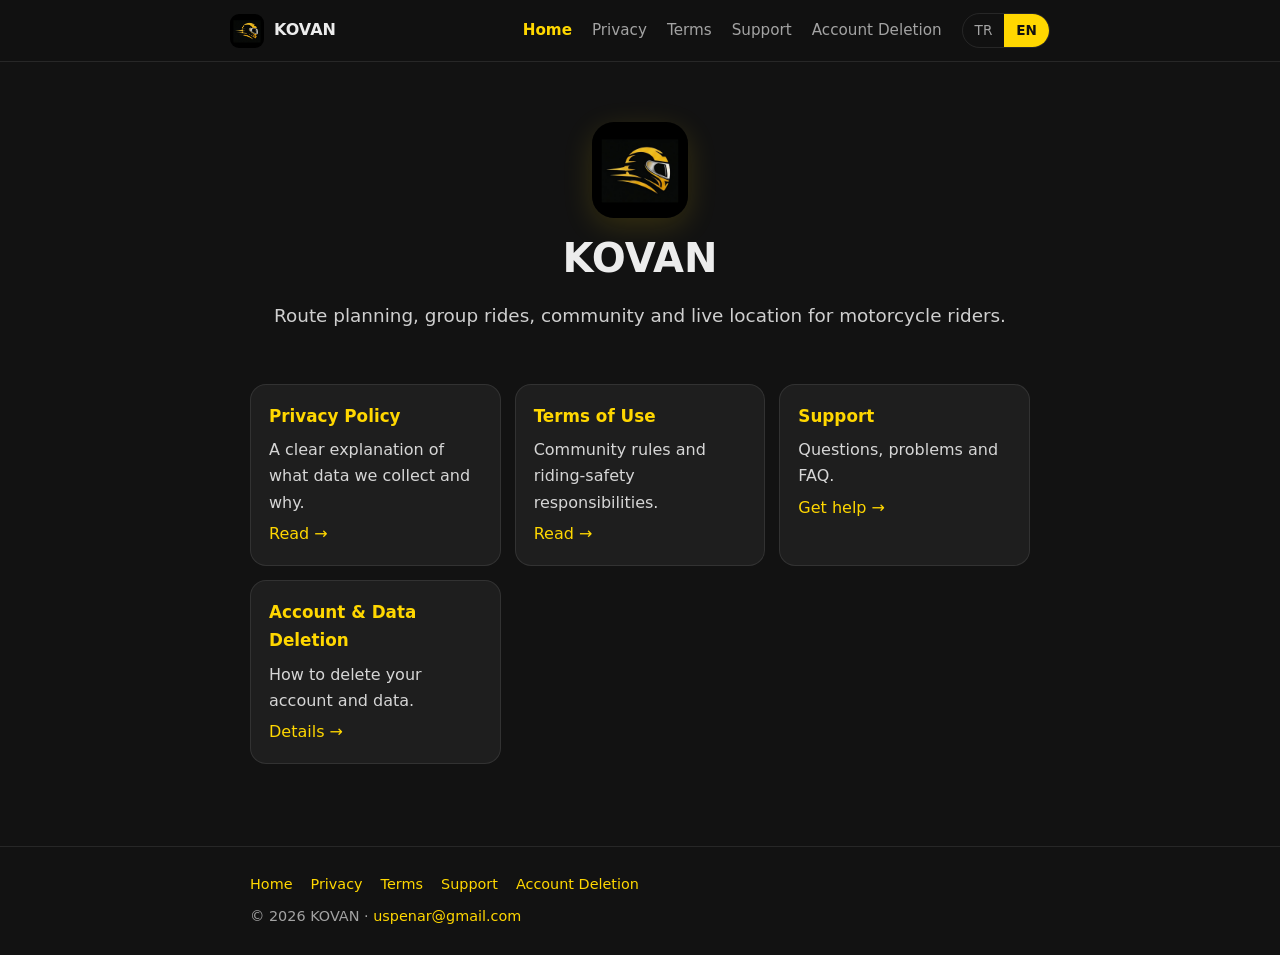
<file: index.html>
<!doctype html>
<html lang="tr" data-lang="tr">
<head>
<meta charset="utf-8">
<meta name="viewport" content="width=device-width, initial-scale=1">
<title>Ana Sayfa / Home – KOVAN</title>
<meta name="description" content="KOVAN: motosiklet tutkunları için rota, topluluk ve canlı konum uygulaması. | KOVAN: routes, community and live location for riders.">
<meta name="robots" content="index,follow">
<meta name="theme-color" content="#121212">
<link rel="icon" href="icon.png">
<link rel="apple-touch-icon" href="icon.png">
<link rel="stylesheet" href="style.css">
<script src="app.js"></script>
</head>
<body>
<header class="site"><div class="wrap bar">
<a class="brand" href="./"><img src="icon.png" alt="" width="34" height="34"><span>KOVAN</span></a>
<nav class="main" aria-label="Menu"><a href="" aria-current="page"><span data-l="tr">Ana Sayfa</span><span data-l="en">Home</span></a><a href="privacy/"><span data-l="tr">Gizlilik</span><span data-l="en">Privacy</span></a><a href="terms/"><span data-l="tr">Kullanım Koşulları</span><span data-l="en">Terms</span></a><a href="support/"><span data-l="tr">Destek</span><span data-l="en">Support</span></a><a href="account-deletion/"><span data-l="tr">Hesap Silme</span><span data-l="en">Account Deletion</span></a></nav>
<div class="lang" role="group" aria-label="Language"><button type="button" data-set-lang="tr" aria-pressed="true">TR</button><button type="button" data-set-lang="en" aria-pressed="false">EN</button></div>
</div></header>
<main><div class="wrap">
<div class="blk" data-l="tr">
<div class="hero"><img src="icon.png" alt="KOVAN" width="96" height="96"><h1>KOVAN</h1>
<p class="lead">Motosiklet tutkunları için rota planlama, ekip sürüşleri, topluluk ve canlı konum uygulaması.</p></div>
<div class="grid">
<div class="card"><h3>Gizlilik Politikası</h3><p>Hangi verileri neden topladığımızı açıkça anlatıyoruz.</p><p><a href="privacy/">Oku →</a></p></div>
<div class="card"><h3>Kullanım Koşulları</h3><p>Topluluk kuralları ve sürüş güvenliği sorumlulukları.</p><p><a href="terms/">Oku →</a></p></div>
<div class="card"><h3>Destek</h3><p>Sorular, sorunlar ve sık sorulan sorular.</p><p><a href="support/">Destek al →</a></p></div>
<div class="card"><h3>Hesap ve Veri Silme</h3><p>Hesabını ve verilerini nasıl silebileceğin.</p><p><a href="account-deletion/">Ayrıntılar →</a></p></div>
</div>
</div>
<div class="blk" data-l="en">
<div class="hero"><img src="icon.png" alt="KOVAN" width="96" height="96"><h1>KOVAN</h1>
<p class="lead">Route planning, group rides, community and live location for motorcycle riders.</p></div>
<div class="grid">
<div class="card"><h3>Privacy Policy</h3><p>A clear explanation of what data we collect and why.</p><p><a href="privacy/">Read →</a></p></div>
<div class="card"><h3>Terms of Use</h3><p>Community rules and riding-safety responsibilities.</p><p><a href="terms/">Read →</a></p></div>
<div class="card"><h3>Support</h3><p>Questions, problems and FAQ.</p><p><a href="support/">Get help →</a></p></div>
<div class="card"><h3>Account &amp; Data Deletion</h3><p>How to delete your account and data.</p><p><a href="account-deletion/">Details →</a></p></div>
</div>
</div>
</div></main>
<footer class="site"><div class="wrap">
<div class="links"><a href=""><span data-l="tr">Ana Sayfa</span><span data-l="en">Home</span></a><a href="privacy/"><span data-l="tr">Gizlilik</span><span data-l="en">Privacy</span></a><a href="terms/"><span data-l="tr">Kullanım Koşulları</span><span data-l="en">Terms</span></a><a href="support/"><span data-l="tr">Destek</span><span data-l="en">Support</span></a><a href="account-deletion/"><span data-l="tr">Hesap Silme</span><span data-l="en">Account Deletion</span></a></div>
<div>© 2026 KOVAN · <a href="mailto:uspenar@gmail.com">uspenar@gmail.com</a></div>
</div></footer>
</body>
</html>
</file>
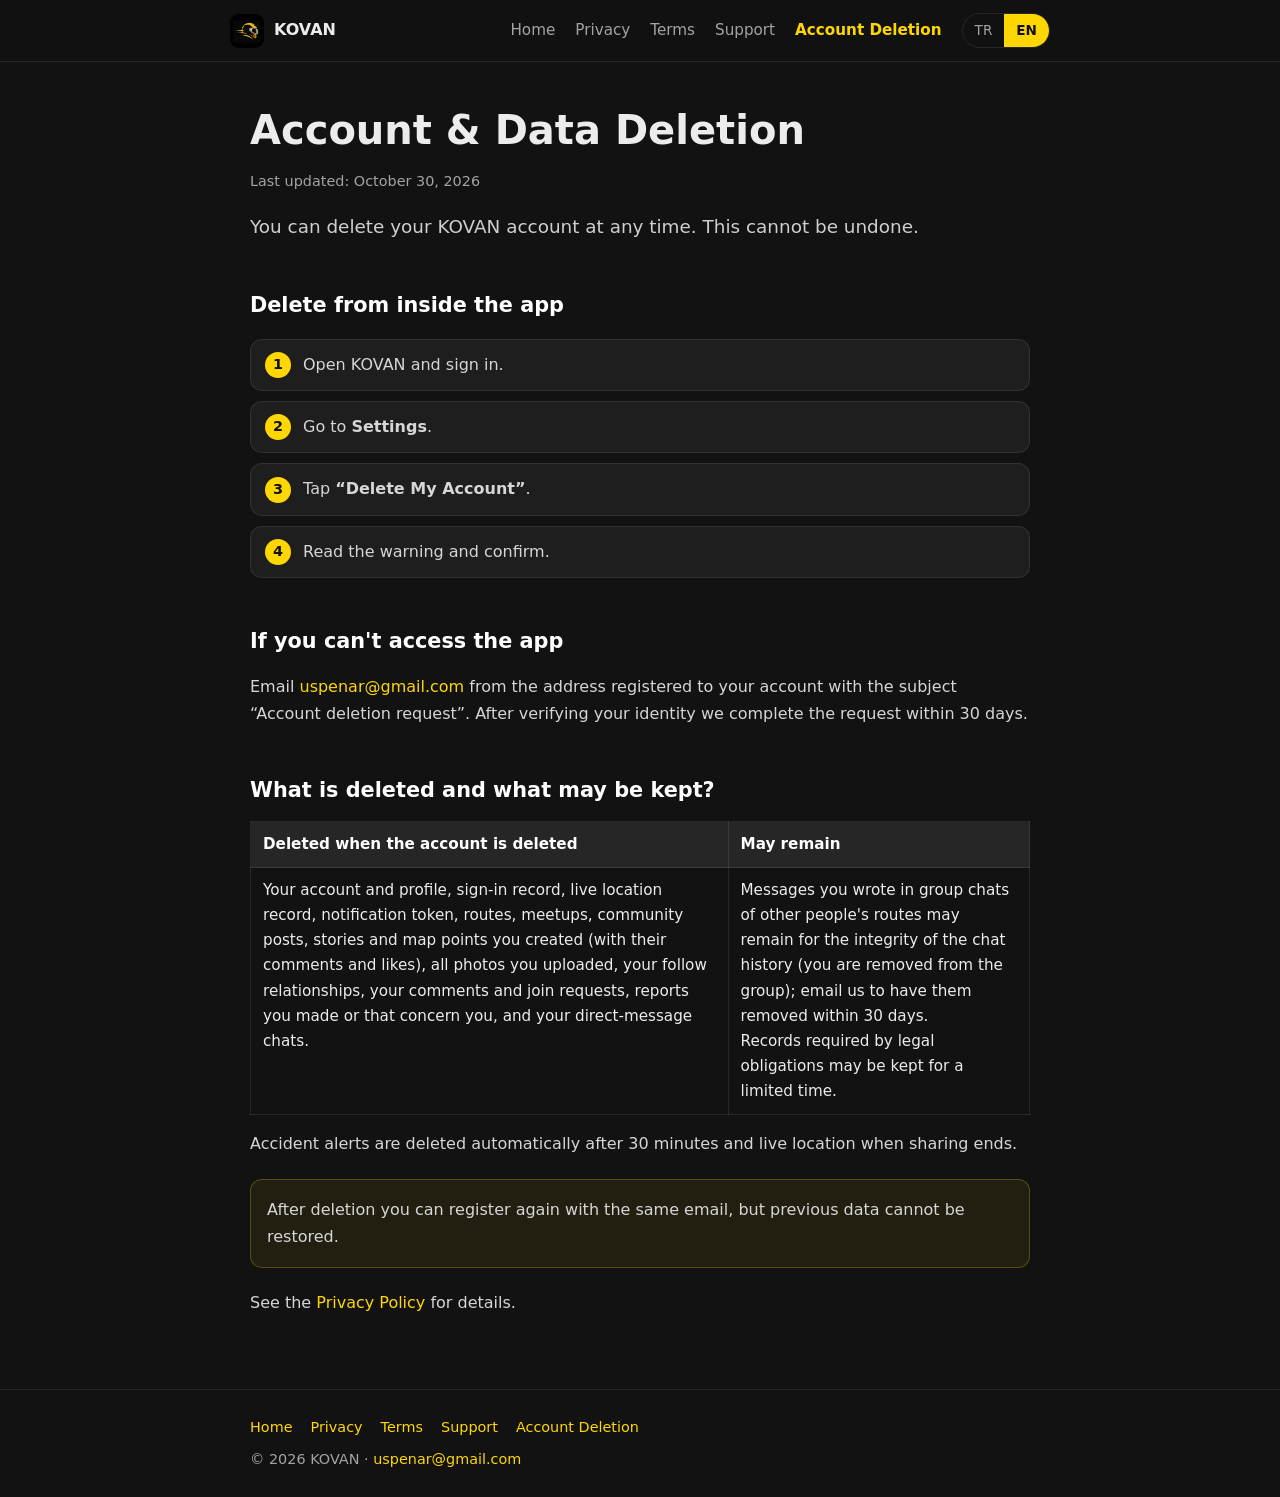
<file: account-deletion/index.html>
<!doctype html>
<html lang="tr" data-lang="tr">
<head>
<meta charset="utf-8">
<meta name="viewport" content="width=device-width, initial-scale=1">
<title>Hesap ve Veri Silme / Account & Data Deletion – KOVAN</title>
<meta name="description" content="KOVAN hesabını ve verilerini nasıl silebileceğin. | How to delete your KOVAN account and data.">
<meta name="robots" content="index,follow">
<meta name="theme-color" content="#121212">
<link rel="icon" href="../icon.png">
<link rel="apple-touch-icon" href="../icon.png">
<link rel="stylesheet" href="../style.css">
<script src="../app.js"></script>
</head>
<body>
<header class="site"><div class="wrap bar">
<a class="brand" href="../"><img src="../icon.png" alt="" width="34" height="34"><span>KOVAN</span></a>
<nav class="main" aria-label="Menu"><a href="../"><span data-l="tr">Ana Sayfa</span><span data-l="en">Home</span></a><a href="../privacy/"><span data-l="tr">Gizlilik</span><span data-l="en">Privacy</span></a><a href="../terms/"><span data-l="tr">Kullanım Koşulları</span><span data-l="en">Terms</span></a><a href="../support/"><span data-l="tr">Destek</span><span data-l="en">Support</span></a><a href="../account-deletion/" aria-current="page"><span data-l="tr">Hesap Silme</span><span data-l="en">Account Deletion</span></a></nav>
<div class="lang" role="group" aria-label="Language"><button type="button" data-set-lang="tr" aria-pressed="true">TR</button><button type="button" data-set-lang="en" aria-pressed="false">EN</button></div>
</div></header>
<main><div class="wrap">
<div class="blk" data-l="tr">
<h1>Hesap ve Veri Silme</h1>
<p class="meta">Son güncelleme: 30 Ekim 2026</p>
<p class="lead">KOVAN hesabınızı istediğiniz zaman silebilirsiniz. Bu işlem geri alınamaz.</p>
<h2>Uygulama içinden silme</h2>
<ol class="steps">
<li>KOVAN uygulamasını açın ve giriş yapın.</li>
<li><strong>Ayarlar</strong> bölümüne gidin.</li>
<li><strong>“Hesabımı Sil”</strong> seçeneğine dokunun.</li>
<li>Uyarıyı okuyup silme işlemini onaylayın.</li>
</ol>
<h2>Uygulamaya erişemiyorsanız</h2>
<p>Hesabınıza kayıtlı e-posta adresinden <a href="mailto:uspenar@gmail.com?subject=Hesap%20silme%20talebi">uspenar@gmail.com</a> adresine “Hesap silme talebi” konulu bir e-posta gönderin. Kimliğinizi doğruladıktan sonra talebinizi en geç 30 gün içinde sonuçlandırırız.</p>
<h2>Neler silinir, neler saklanabilir?</h2>
<table>
<tr><th>Hesap silindiğinde silinir</th><th>Kalabilir</th></tr>
<tr><td>Hesap ve profil bilgileriniz, giriş kaydınız, canlı konum kaydınız, bildirim jetonunuz, oluşturduğunuz rotalar, buluşmalar, topluluk paylaşımları, hikâyeler ve harita noktaları (yorum ve beğenileriyle), yüklediğiniz tüm fotoğraflar, takip ilişkileriniz, yaptığınız yorumlar ve katılım istekleriniz, yaptığınız/hakkınızdaki şikayetler ve birebir mesaj sohbetleriniz.</td>
<td>Başkalarının rotalarındaki grup sohbetlerine yazdığınız mesajlar, sohbet geçmişinin bütünlüğü için kalabilir (üyelikten çıkarılırsınız); kaldırılmasını istemek için e-posta gönderin, 30 gün içinde silinir.<br>Yasal yükümlülükler için gereken kayıtlar sınırlı süre saklanabilir.</td></tr>
</table>
<p>Kaza uyarıları zaten 30 dakika sonra, canlı konum ise paylaşım bitince otomatik silinir.</p>
<div class="note"><p>Hesabınızı sildikten sonra aynı e-posta ile yeni hesap açabilirsiniz; ancak eski verileriniz geri getirilemez.</p></div>
<p>Ayrıntılar için <a href="../privacy/">Gizlilik Politikası</a>'na bakın.</p>
</div>
<div class="blk" data-l="en">
<h1>Account &amp; Data Deletion</h1>
<p class="meta">Last updated: October 30, 2026</p>
<p class="lead">You can delete your KOVAN account at any time. This cannot be undone.</p>
<h2>Delete from inside the app</h2>
<ol class="steps">
<li>Open KOVAN and sign in.</li>
<li>Go to <strong>Settings</strong>.</li>
<li>Tap <strong>“Delete My Account”</strong>.</li>
<li>Read the warning and confirm.</li>
</ol>
<h2>If you can't access the app</h2>
<p>Email <a href="mailto:uspenar@gmail.com?subject=Account%20deletion%20request">uspenar@gmail.com</a> from the address registered to your account with the subject “Account deletion request”. After verifying your identity we complete the request within 30 days.</p>
<h2>What is deleted and what may be kept?</h2>
<table>
<tr><th>Deleted when the account is deleted</th><th>May remain</th></tr>
<tr><td>Your account and profile, sign-in record, live location record, notification token, routes, meetups, community posts, stories and map points you created (with their comments and likes), all photos you uploaded, your follow relationships, your comments and join requests, reports you made or that concern you, and your direct-message chats.</td>
<td>Messages you wrote in group chats of other people's routes may remain for the integrity of the chat history (you are removed from the group); email us to have them removed within 30 days.<br>Records required by legal obligations may be kept for a limited time.</td></tr>
</table>
<p>Accident alerts are deleted automatically after 30 minutes and live location when sharing ends.</p>
<div class="note"><p>After deletion you can register again with the same email, but previous data cannot be restored.</p></div>
<p>See the <a href="../privacy/">Privacy Policy</a> for details.</p>
</div>
</div></main>
<footer class="site"><div class="wrap">
<div class="links"><a href="../"><span data-l="tr">Ana Sayfa</span><span data-l="en">Home</span></a><a href="../privacy/"><span data-l="tr">Gizlilik</span><span data-l="en">Privacy</span></a><a href="../terms/"><span data-l="tr">Kullanım Koşulları</span><span data-l="en">Terms</span></a><a href="../support/"><span data-l="tr">Destek</span><span data-l="en">Support</span></a><a href="../account-deletion/"><span data-l="tr">Hesap Silme</span><span data-l="en">Account Deletion</span></a></div>
<div>© 2026 KOVAN · <a href="mailto:uspenar@gmail.com">uspenar@gmail.com</a></div>
</div></footer>
</body>
</html>
</file>
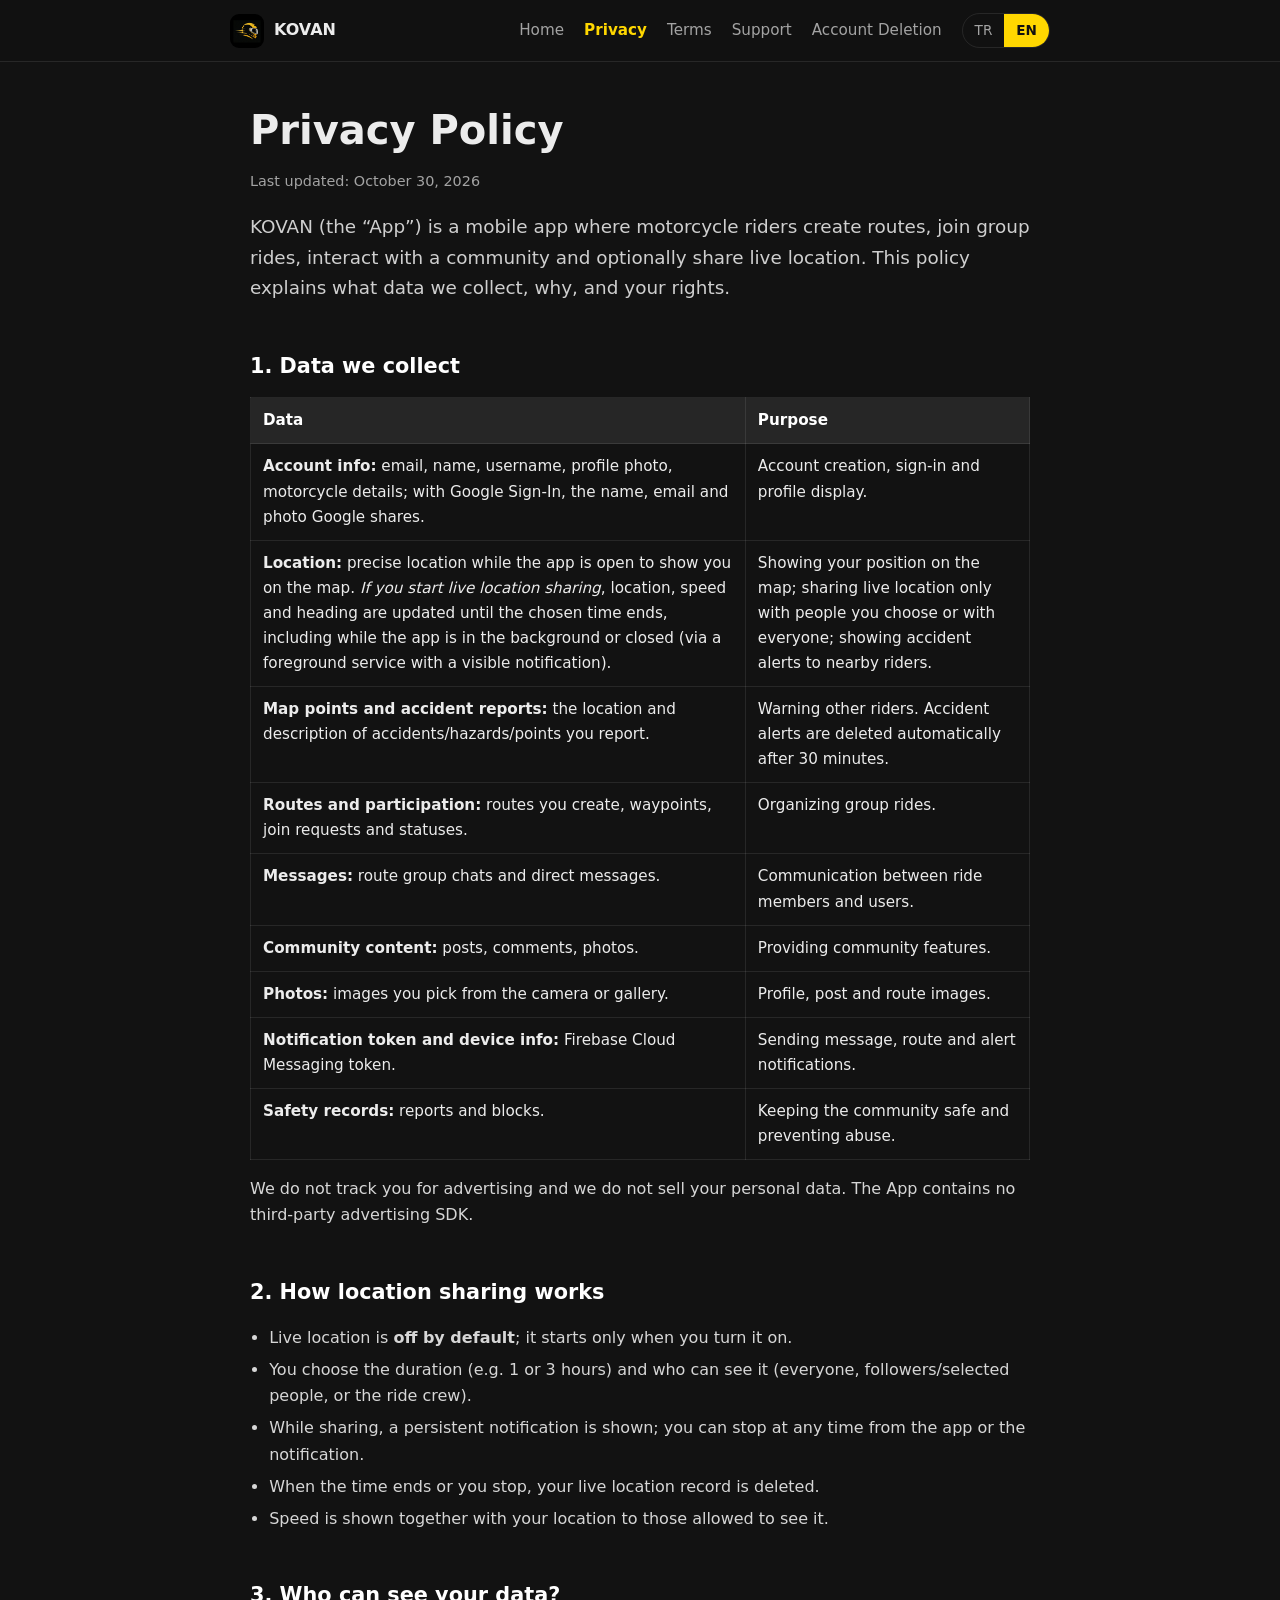
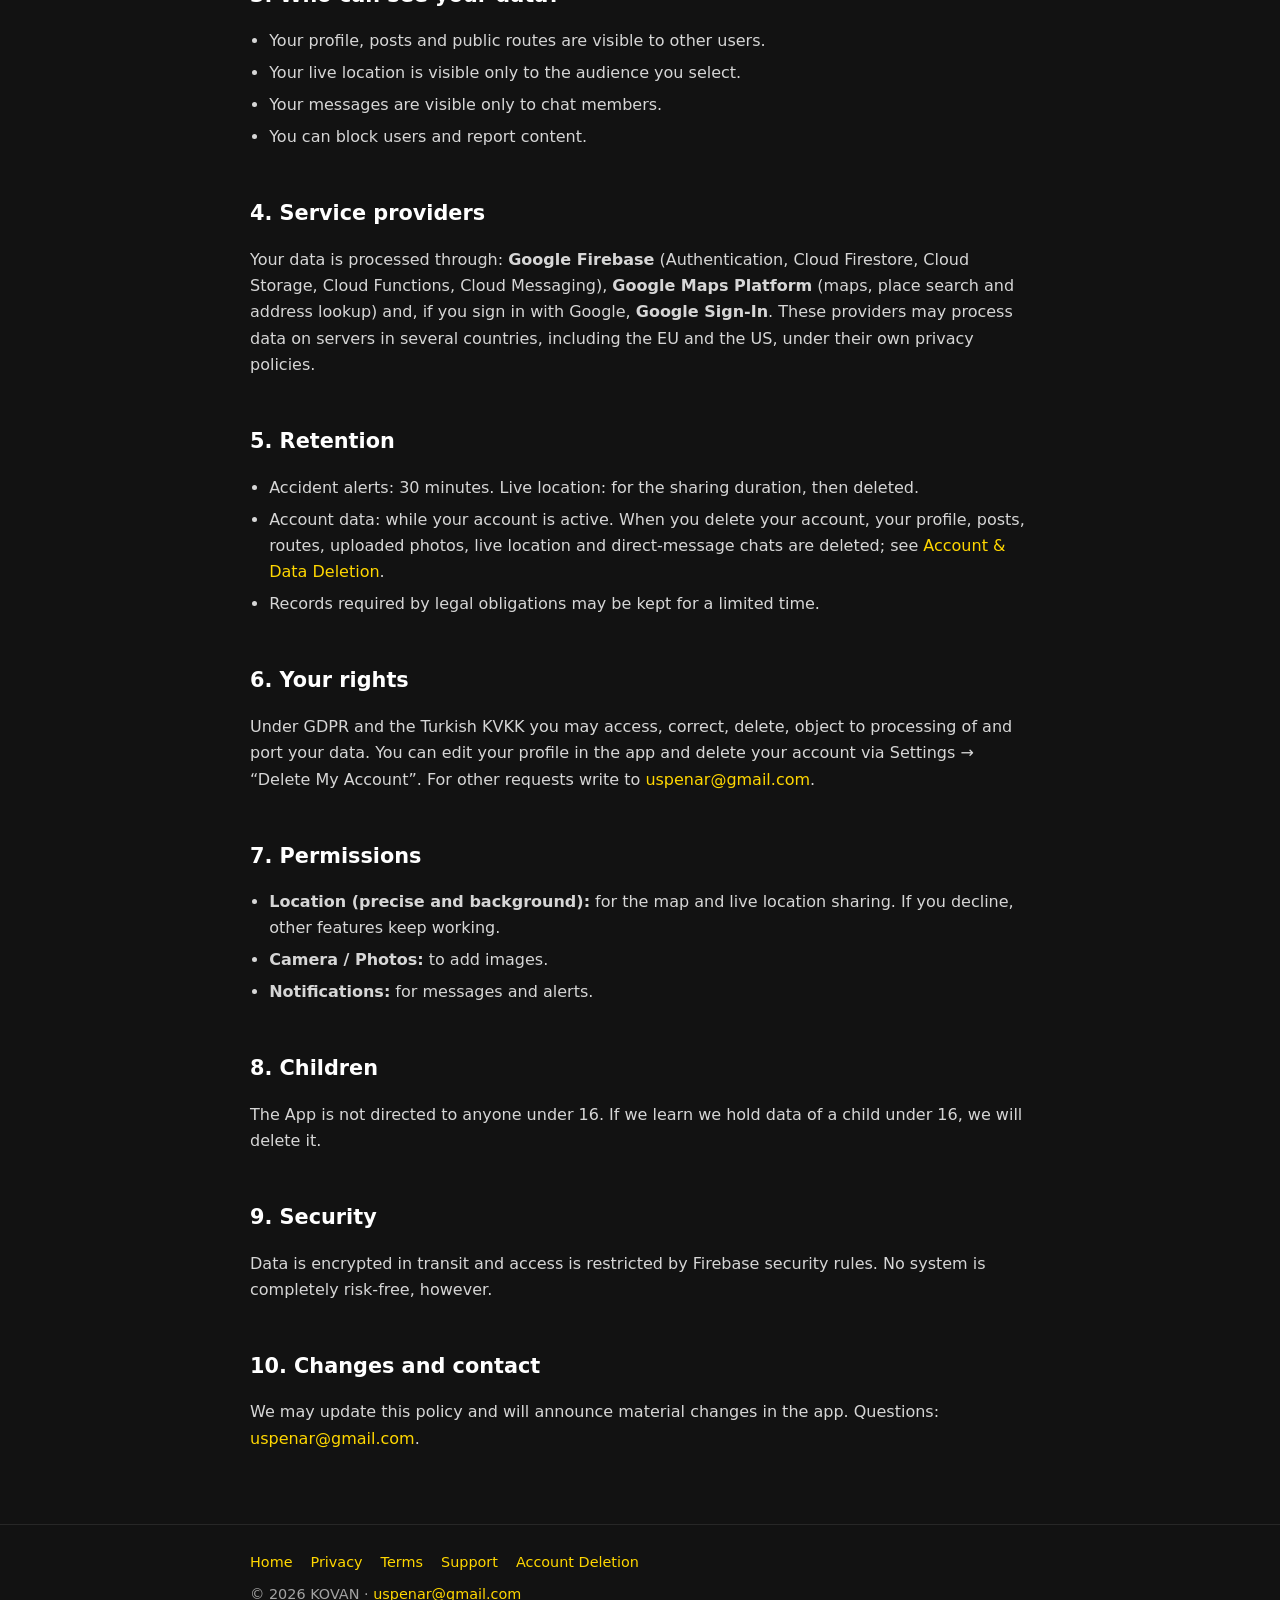
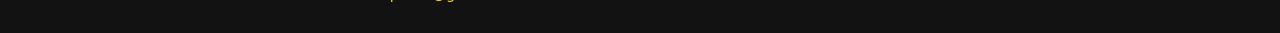
<file: privacy/index.html>
<!doctype html>
<html lang="tr" data-lang="tr">
<head>
<meta charset="utf-8">
<meta name="viewport" content="width=device-width, initial-scale=1">
<title>Gizlilik Politikası / Privacy Policy – KOVAN</title>
<meta name="description" content="KOVAN Gizlilik Politikası. | KOVAN Privacy Policy.">
<meta name="robots" content="index,follow">
<meta name="theme-color" content="#121212">
<link rel="icon" href="../icon.png">
<link rel="apple-touch-icon" href="../icon.png">
<link rel="stylesheet" href="../style.css">
<script src="../app.js"></script>
</head>
<body>
<header class="site"><div class="wrap bar">
<a class="brand" href="../"><img src="../icon.png" alt="" width="34" height="34"><span>KOVAN</span></a>
<nav class="main" aria-label="Menu"><a href="../"><span data-l="tr">Ana Sayfa</span><span data-l="en">Home</span></a><a href="../privacy/" aria-current="page"><span data-l="tr">Gizlilik</span><span data-l="en">Privacy</span></a><a href="../terms/"><span data-l="tr">Kullanım Koşulları</span><span data-l="en">Terms</span></a><a href="../support/"><span data-l="tr">Destek</span><span data-l="en">Support</span></a><a href="../account-deletion/"><span data-l="tr">Hesap Silme</span><span data-l="en">Account Deletion</span></a></nav>
<div class="lang" role="group" aria-label="Language"><button type="button" data-set-lang="tr" aria-pressed="true">TR</button><button type="button" data-set-lang="en" aria-pressed="false">EN</button></div>
</div></header>
<main><div class="wrap">
<div class="blk" data-l="tr">
<h1>Gizlilik Politikası</h1>
<p class="meta">Son güncelleme: 30 Ekim 2026</p>
<p class="lead">KOVAN (“Uygulama”), motosiklet sürücülerinin rota oluşturup ekip sürüşlerine katıldığı, toplulukla etkileşime girdiği ve isteğe bağlı olarak canlı konum paylaştığı bir mobil uygulamadır. Bu politika hangi verileri topladığımızı, neden kullandığımızı ve haklarınızı açıklar.</p>

<h2>1. Topladığımız veriler</h2>
<table>
<tr><th>Veri</th><th>Amaç</th></tr>
<tr><td><strong>Hesap bilgileri:</strong> e-posta, ad, kullanıcı adı, profil fotoğrafı, motosiklet bilgileri; Google ile girişte Google'ın paylaştığı ad, e-posta ve fotoğraf.</td><td>Hesap oluşturma, giriş ve profil gösterimi.</td></tr>
<tr><td><strong>Konum:</strong> Haritada konumunuzu görmek için uygulama açıkken hassas konum. <em>Canlı konum paylaşımını siz başlatırsanız</em> konum, hız ve yön bilgisi uygulama arka plandayken veya kapalıyken de (bildirimde görünen bir ön plan servisiyle) süre dolana kadar güncellenir.</td><td>Haritada konumunuzu göstermek; yalnızca sizin seçtiğiniz kişilerle veya herkesle canlı konum paylaşmak; kaza uyarılarını yakındaki sürücülere göstermek.</td></tr>
<tr><td><strong>Harita noktaları ve kaza bildirimleri:</strong> bildirdiğiniz kaza/tehlike/nokta konumu ve açıklaması.</td><td>Diğer sürücüleri uyarmak. Kaza uyarıları 30 dakika sonra otomatik silinir.</td></tr>
<tr><td><strong>Rotalar ve katılım:</strong> oluşturduğunuz rotalar, güzergâh noktaları, katılım istekleri ve durumları.</td><td>Ekip sürüşlerini düzenlemek.</td></tr>
<tr><td><strong>Mesajlar:</strong> rota grup sohbetleri ve kişisel mesajlar.</td><td>Sürüş ekibi ve kullanıcılar arasında iletişim.</td></tr>
<tr><td><strong>Topluluk içeriği:</strong> paylaşımlar, yorumlar, fotoğraflar.</td><td>Topluluk özelliklerini sunmak.</td></tr>
<tr><td><strong>Fotoğraflar:</strong> kamera veya galeriden sizin seçtiğiniz görseller.</td><td>Profil, paylaşım ve rota görselleri.</td></tr>
<tr><td><strong>Bildirim jetonu ve cihaz bilgisi:</strong> Firebase Cloud Messaging jetonu.</td><td>Mesaj, rota ve uyarı bildirimleri göndermek.</td></tr>
<tr><td><strong>Güvenlik kayıtları:</strong> şikayetler, engellemeler.</td><td>Topluluğu güvende tutmak, kötüye kullanımı önlemek.</td></tr>
</table>
<p>Reklam amaçlı izleme yapmaz, kişisel verilerinizi satmayız. Uygulamada üçüncü taraf reklam SDK'sı bulunmaz.</p>

<h2>2. Konum paylaşımı nasıl çalışır?</h2>
<ul>
<li>Canlı konum <strong>varsayılan olarak kapalıdır</strong>; yalnızca siz açtığınızda başlar.</li>
<li>Paylaşım süresini (ör. 1, 3 saat) ve kimlerin görebileceğini (herkes, takipçiler/seçili kişiler veya rota ekibi) siz belirlersiniz.</li>
<li>Paylaşım sırasında bildirim çubuğunda kalıcı bir bildirim görünür; istediğiniz an uygulamadan veya bildirimden durdurabilirsiniz.</li>
<li>Süre dolduğunda veya durdurduğunuzda canlı konum kaydınız silinir.</li>
<li>Hız bilgisi, konumla birlikte görme yetkisi olan kişilere gösterilir.</li>
</ul>

<h2>3. Verileri kimler görür?</h2>
<ul>
<li>Profiliniz, paylaşımlarınız ve herkese açık rotalarınız diğer kullanıcılara görünür.</li>
<li>Canlı konumunuzu yalnızca seçtiğiniz görünürlükteki kişiler görür.</li>
<li>Mesajlarınızı yalnızca sohbetin üyeleri görür.</li>
<li>Kullanıcıları engelleyebilir, içerikleri şikayet edebilirsiniz.</li>
</ul>

<h2>4. Hizmet sağlayıcılar</h2>
<p>Verileriniz, hizmeti sunmak için şu sağlayıcılar aracılığıyla işlenir: <strong>Google Firebase</strong> (Authentication, Cloud Firestore, Cloud Storage, Cloud Functions, Cloud Messaging), <strong>Google Maps Platform</strong> (harita, yer arama ve adres çözümleme) ve Google ile giriş yaparsanız <strong>Google Sign-In</strong>. Bu sağlayıcılar verileri kendi gizlilik politikalarına göre, Avrupa Birliği/ABD dahil farklı ülkelerde bulunan sunucularda işleyebilir.</p>

<h2>5. Saklama süresi</h2>
<ul>
<li>Kaza uyarıları: 30 dakika. Canlı konum: paylaşım süresi boyunca; sonra silinir.</li>
<li>Hesap verileri: hesabınız açık kaldığı sürece. Hesabı sildiğinizde profiliniz, paylaşımlarınız, rotalarınız, yüklediğiniz fotoğraflar, canlı konumunuz ve kişisel mesaj sohbetleriniz silinir; ayrıntılar için <a href="../account-deletion/">Hesap ve Veri Silme</a> sayfasına bakın.</li>
<li>Yasal yükümlülükler için gerekli kayıtlar sınırlı süre saklanabilir.</li>
</ul>

<h2>6. Haklarınız</h2>
<p>6698 sayılı KVKK ve GDPR kapsamında verilerinize erişme, düzeltme, silme, işlemeye itiraz etme ve taşıma haklarına sahipsiniz. Profil bilgilerinizi uygulamadan düzenleyebilir, hesabınızı Ayarlar → “Hesabımı Sil” ile silebilirsiniz. Diğer talepler için <a href="mailto:uspenar@gmail.com">uspenar@gmail.com</a> adresine yazın.</p>

<h2>7. İzinler</h2>
<ul>
<li><strong>Konum (hassas ve arka plan):</strong> harita ve canlı konum paylaşımı için. Reddederseniz diğer özellikler çalışmaya devam eder.</li>
<li><strong>Kamera / Fotoğraflar:</strong> görsel eklemek için.</li>
<li><strong>Bildirimler:</strong> mesaj ve uyarılar için.</li>
</ul>

<h2>8. Çocukların gizliliği</h2>
<p>Uygulama 16 yaşından küçük kişilere yönelik değildir. 16 yaşından küçük birine ait veri topladığımızı fark edersek sileriz.</p>

<h2>9. Güvenlik</h2>
<p>Veriler aktarım sırasında şifrelenir ve erişim Firebase güvenlik kurallarıyla sınırlandırılır. Ancak hiçbir sistem tamamen risksiz değildir.</p>

<h2>10. Değişiklikler ve iletişim</h2>
<p>Bu politikayı güncelleyebiliriz; önemli değişiklikleri uygulama içinde duyururuz. Sorularınız için: <a href="mailto:uspenar@gmail.com">uspenar@gmail.com</a>.</p>
</div>
<div class="blk" data-l="en">
<h1>Privacy Policy</h1>
<p class="meta">Last updated: October 30, 2026</p>
<p class="lead">KOVAN (the “App”) is a mobile app where motorcycle riders create routes, join group rides, interact with a community and optionally share live location. This policy explains what data we collect, why, and your rights.</p>

<h2>1. Data we collect</h2>
<table>
<tr><th>Data</th><th>Purpose</th></tr>
<tr><td><strong>Account info:</strong> email, name, username, profile photo, motorcycle details; with Google Sign-In, the name, email and photo Google shares.</td><td>Account creation, sign-in and profile display.</td></tr>
<tr><td><strong>Location:</strong> precise location while the app is open to show you on the map. <em>If you start live location sharing</em>, location, speed and heading are updated until the chosen time ends, including while the app is in the background or closed (via a foreground service with a visible notification).</td><td>Showing your position on the map; sharing live location only with people you choose or with everyone; showing accident alerts to nearby riders.</td></tr>
<tr><td><strong>Map points and accident reports:</strong> the location and description of accidents/hazards/points you report.</td><td>Warning other riders. Accident alerts are deleted automatically after 30 minutes.</td></tr>
<tr><td><strong>Routes and participation:</strong> routes you create, waypoints, join requests and statuses.</td><td>Organizing group rides.</td></tr>
<tr><td><strong>Messages:</strong> route group chats and direct messages.</td><td>Communication between ride members and users.</td></tr>
<tr><td><strong>Community content:</strong> posts, comments, photos.</td><td>Providing community features.</td></tr>
<tr><td><strong>Photos:</strong> images you pick from the camera or gallery.</td><td>Profile, post and route images.</td></tr>
<tr><td><strong>Notification token and device info:</strong> Firebase Cloud Messaging token.</td><td>Sending message, route and alert notifications.</td></tr>
<tr><td><strong>Safety records:</strong> reports and blocks.</td><td>Keeping the community safe and preventing abuse.</td></tr>
</table>
<p>We do not track you for advertising and we do not sell your personal data. The App contains no third-party advertising SDK.</p>

<h2>2. How location sharing works</h2>
<ul>
<li>Live location is <strong>off by default</strong>; it starts only when you turn it on.</li>
<li>You choose the duration (e.g. 1 or 3 hours) and who can see it (everyone, followers/selected people, or the ride crew).</li>
<li>While sharing, a persistent notification is shown; you can stop at any time from the app or the notification.</li>
<li>When the time ends or you stop, your live location record is deleted.</li>
<li>Speed is shown together with your location to those allowed to see it.</li>
</ul>

<h2>3. Who can see your data?</h2>
<ul>
<li>Your profile, posts and public routes are visible to other users.</li>
<li>Your live location is visible only to the audience you select.</li>
<li>Your messages are visible only to chat members.</li>
<li>You can block users and report content.</li>
</ul>

<h2>4. Service providers</h2>
<p>Your data is processed through: <strong>Google Firebase</strong> (Authentication, Cloud Firestore, Cloud Storage, Cloud Functions, Cloud Messaging), <strong>Google Maps Platform</strong> (maps, place search and address lookup) and, if you sign in with Google, <strong>Google Sign-In</strong>. These providers may process data on servers in several countries, including the EU and the US, under their own privacy policies.</p>

<h2>5. Retention</h2>
<ul>
<li>Accident alerts: 30 minutes. Live location: for the sharing duration, then deleted.</li>
<li>Account data: while your account is active. When you delete your account, your profile, posts, routes, uploaded photos, live location and direct-message chats are deleted; see <a href="../account-deletion/">Account &amp; Data Deletion</a>.</li>
<li>Records required by legal obligations may be kept for a limited time.</li>
</ul>

<h2>6. Your rights</h2>
<p>Under GDPR and the Turkish KVKK you may access, correct, delete, object to processing of and port your data. You can edit your profile in the app and delete your account via Settings → “Delete My Account”. For other requests write to <a href="mailto:uspenar@gmail.com">uspenar@gmail.com</a>.</p>

<h2>7. Permissions</h2>
<ul>
<li><strong>Location (precise and background):</strong> for the map and live location sharing. If you decline, other features keep working.</li>
<li><strong>Camera / Photos:</strong> to add images.</li>
<li><strong>Notifications:</strong> for messages and alerts.</li>
</ul>

<h2>8. Children</h2>
<p>The App is not directed to anyone under 16. If we learn we hold data of a child under 16, we will delete it.</p>

<h2>9. Security</h2>
<p>Data is encrypted in transit and access is restricted by Firebase security rules. No system is completely risk-free, however.</p>

<h2>10. Changes and contact</h2>
<p>We may update this policy and will announce material changes in the app. Questions: <a href="mailto:uspenar@gmail.com">uspenar@gmail.com</a>.</p>
</div>
</div></main>
<footer class="site"><div class="wrap">
<div class="links"><a href="../"><span data-l="tr">Ana Sayfa</span><span data-l="en">Home</span></a><a href="../privacy/"><span data-l="tr">Gizlilik</span><span data-l="en">Privacy</span></a><a href="../terms/"><span data-l="tr">Kullanım Koşulları</span><span data-l="en">Terms</span></a><a href="../support/"><span data-l="tr">Destek</span><span data-l="en">Support</span></a><a href="../account-deletion/"><span data-l="tr">Hesap Silme</span><span data-l="en">Account Deletion</span></a></div>
<div>© 2026 KOVAN · <a href="mailto:uspenar@gmail.com">uspenar@gmail.com</a></div>
</div></footer>
</body>
</html>
</file>
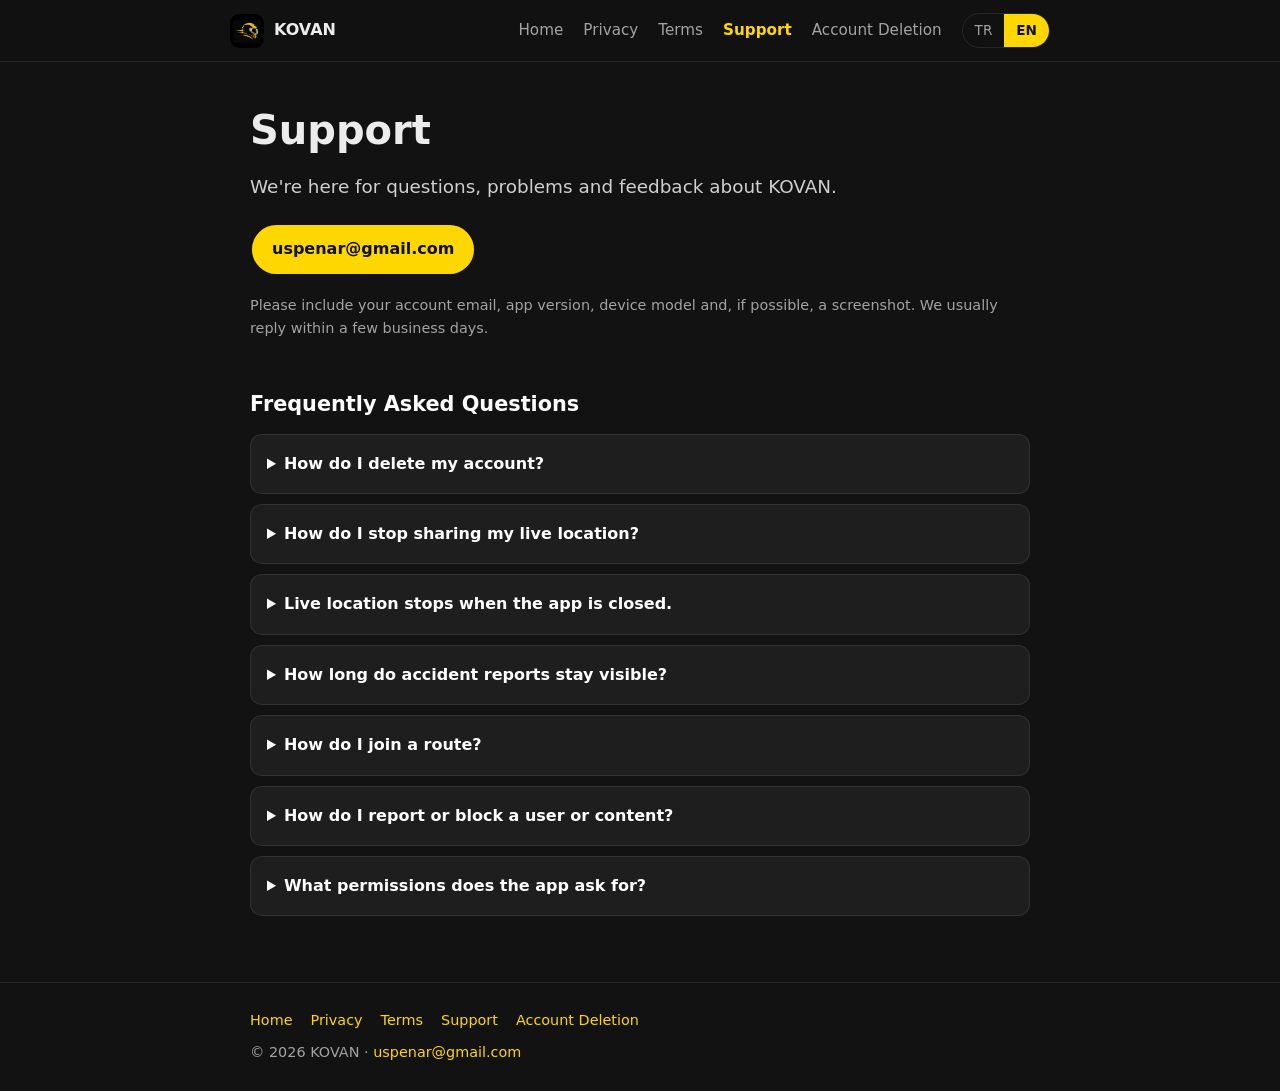
<file: support/index.html>
<!doctype html>
<html lang="tr" data-lang="tr">
<head>
<meta charset="utf-8">
<meta name="viewport" content="width=device-width, initial-scale=1">
<title>Destek / Support – KOVAN</title>
<meta name="description" content="KOVAN destek ve sık sorulan sorular. | KOVAN support and FAQ.">
<meta name="robots" content="index,follow">
<meta name="theme-color" content="#121212">
<link rel="icon" href="../icon.png">
<link rel="apple-touch-icon" href="../icon.png">
<link rel="stylesheet" href="../style.css">
<script src="../app.js"></script>
</head>
<body>
<header class="site"><div class="wrap bar">
<a class="brand" href="../"><img src="../icon.png" alt="" width="34" height="34"><span>KOVAN</span></a>
<nav class="main" aria-label="Menu"><a href="../"><span data-l="tr">Ana Sayfa</span><span data-l="en">Home</span></a><a href="../privacy/"><span data-l="tr">Gizlilik</span><span data-l="en">Privacy</span></a><a href="../terms/"><span data-l="tr">Kullanım Koşulları</span><span data-l="en">Terms</span></a><a href="../support/" aria-current="page"><span data-l="tr">Destek</span><span data-l="en">Support</span></a><a href="../account-deletion/"><span data-l="tr">Hesap Silme</span><span data-l="en">Account Deletion</span></a></nav>
<div class="lang" role="group" aria-label="Language"><button type="button" data-set-lang="tr" aria-pressed="true">TR</button><button type="button" data-set-lang="en" aria-pressed="false">EN</button></div>
</div></header>
<main><div class="wrap">
<div class="blk" data-l="tr">
<h1>Destek</h1>
<p class="lead">KOVAN ile ilgili sorular, sorunlar ve geri bildirimler için buradayız.</p>
<p><a class="btn" href="mailto:uspenar@gmail.com?subject=KOVAN%20Destek">uspenar@gmail.com</a></p>
<p class="meta">Mesajına hesabında kullandığın e-posta adresini, uygulama sürümünü, cihaz modelini ve mümkünse sorunu gösteren bir ekran görüntüsünü ekle. Genellikle birkaç iş günü içinde yanıt veririz.</p>
<h2>Sık Sorulan Sorular</h2>
<details><summary>Hesabımı nasıl silerim?</summary><p>Ayarlar → “Hesabımı Sil”. Ayrıntılar: <a href="../account-deletion/">Hesap ve Veri Silme</a>.</p></details>
<details><summary>Canlı konumumu nasıl durdururum?</summary><p>Haritadaki “Yayındasın” etiketine dokunarak gizlilik ayarlarından veya bildirim çubuğundaki paylaşım bildiriminden durdurabilirsin. Süre dolunca paylaşım kendiliğinden biter ve kaydın silinir.</p></details>
<details><summary>Uygulama kapalıyken canlı konum çalışmıyor.</summary><p>Bazı telefonlar (Xiaomi, Huawei, Oppo vb.) arka plandaki uygulamaları kapatır. Gizlilik ayarlarındaki “Pil ayarları”ndan KOVAN için pil kısıtlamasını kaldır ve otomatik başlatmaya izin ver. Konum iznini “Her zaman izin ver” yap.</p></details>
<details><summary>Kaza bildirimi ne kadar görünür kalır?</summary><p>Kaza uyarıları 30 dakika sonra otomatik silinir. Acil durumda mutlaka 112'yi ara.</p></details>
<details><summary>Rotaya nasıl katılırım?</summary><p>Rota detayında “KATIL”a dokun. Rota sahibi onaylarsa ekip sohbetine eklenirsin. Süresi dolmuş rotalara katılım kapalıdır.</p></details>
<details><summary>Bir kullanıcıyı veya içeriği nasıl şikayet eder ya da engellerim?</summary><p>Profildeki veya gönderideki ⋮ menüsünden “Şikayet Et” ya da “Engelle” seçeneğini kullan. Şikayetler incelenir.</p></details>
<details><summary>Uygulama hangi izinleri istiyor?</summary><p>Konum (harita ve isteğe bağlı canlı paylaşım), kamera/fotoğraflar (görsel eklemek için) ve bildirimler. Ayrıntılar: <a href="../privacy/">Gizlilik Politikası</a>.</p></details>
</div>
<div class="blk" data-l="en">
<h1>Support</h1>
<p class="lead">We're here for questions, problems and feedback about KOVAN.</p>
<p><a class="btn" href="mailto:uspenar@gmail.com?subject=KOVAN%20Support">uspenar@gmail.com</a></p>
<p class="meta">Please include your account email, app version, device model and, if possible, a screenshot. We usually reply within a few business days.</p>
<h2>Frequently Asked Questions</h2>
<details><summary>How do I delete my account?</summary><p>Settings → “Delete My Account”. See <a href="../account-deletion/">Account &amp; Data Deletion</a>.</p></details>
<details><summary>How do I stop sharing my live location?</summary><p>Tap the “Live” label on the map to open privacy settings, or use the sharing notification in the notification bar. Sharing ends automatically when the time is up and the record is deleted.</p></details>
<details><summary>Live location stops when the app is closed.</summary><p>Some phones (Xiaomi, Huawei, Oppo etc.) kill background apps. Use “Battery settings” in privacy settings to remove battery restrictions for KOVAN and allow auto-start. Set location permission to “Allow all the time”.</p></details>
<details><summary>How long do accident reports stay visible?</summary><p>Accident alerts are deleted automatically after 30 minutes. In an emergency always call your emergency number.</p></details>
<details><summary>How do I join a route?</summary><p>Tap “JOIN” on the route detail. If the owner approves you are added to the ride chat. Joining expired routes is disabled.</p></details>
<details><summary>How do I report or block a user or content?</summary><p>Use the ⋮ menu on a profile or post and choose “Report” or “Block”. Reports are reviewed.</p></details>
<details><summary>What permissions does the app ask for?</summary><p>Location (map and optional live sharing), camera/photos (to add images) and notifications. See the <a href="../privacy/">Privacy Policy</a>.</p></details>
</div>
</div></main>
<footer class="site"><div class="wrap">
<div class="links"><a href="../"><span data-l="tr">Ana Sayfa</span><span data-l="en">Home</span></a><a href="../privacy/"><span data-l="tr">Gizlilik</span><span data-l="en">Privacy</span></a><a href="../terms/"><span data-l="tr">Kullanım Koşulları</span><span data-l="en">Terms</span></a><a href="../support/"><span data-l="tr">Destek</span><span data-l="en">Support</span></a><a href="../account-deletion/"><span data-l="tr">Hesap Silme</span><span data-l="en">Account Deletion</span></a></div>
<div>© 2026 KOVAN · <a href="mailto:uspenar@gmail.com">uspenar@gmail.com</a></div>
</div></footer>
</body>
</html>
</file>
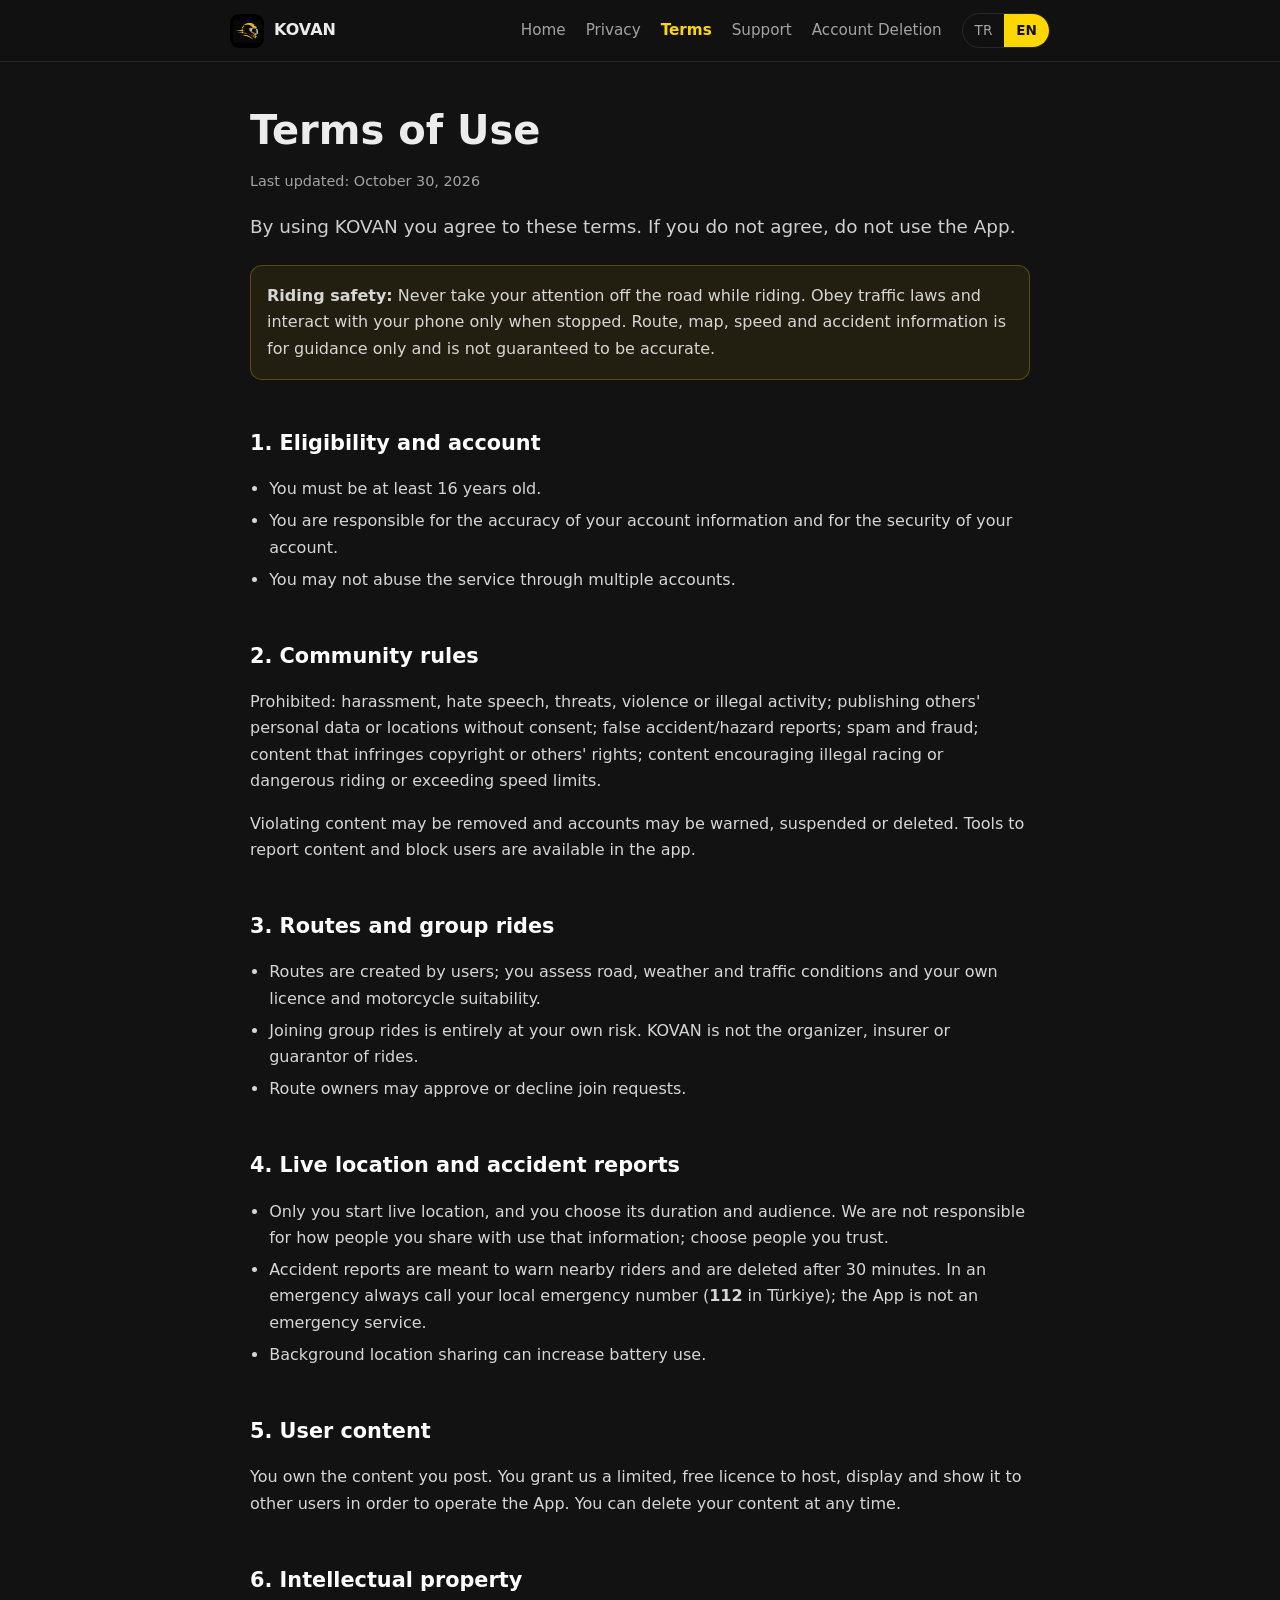
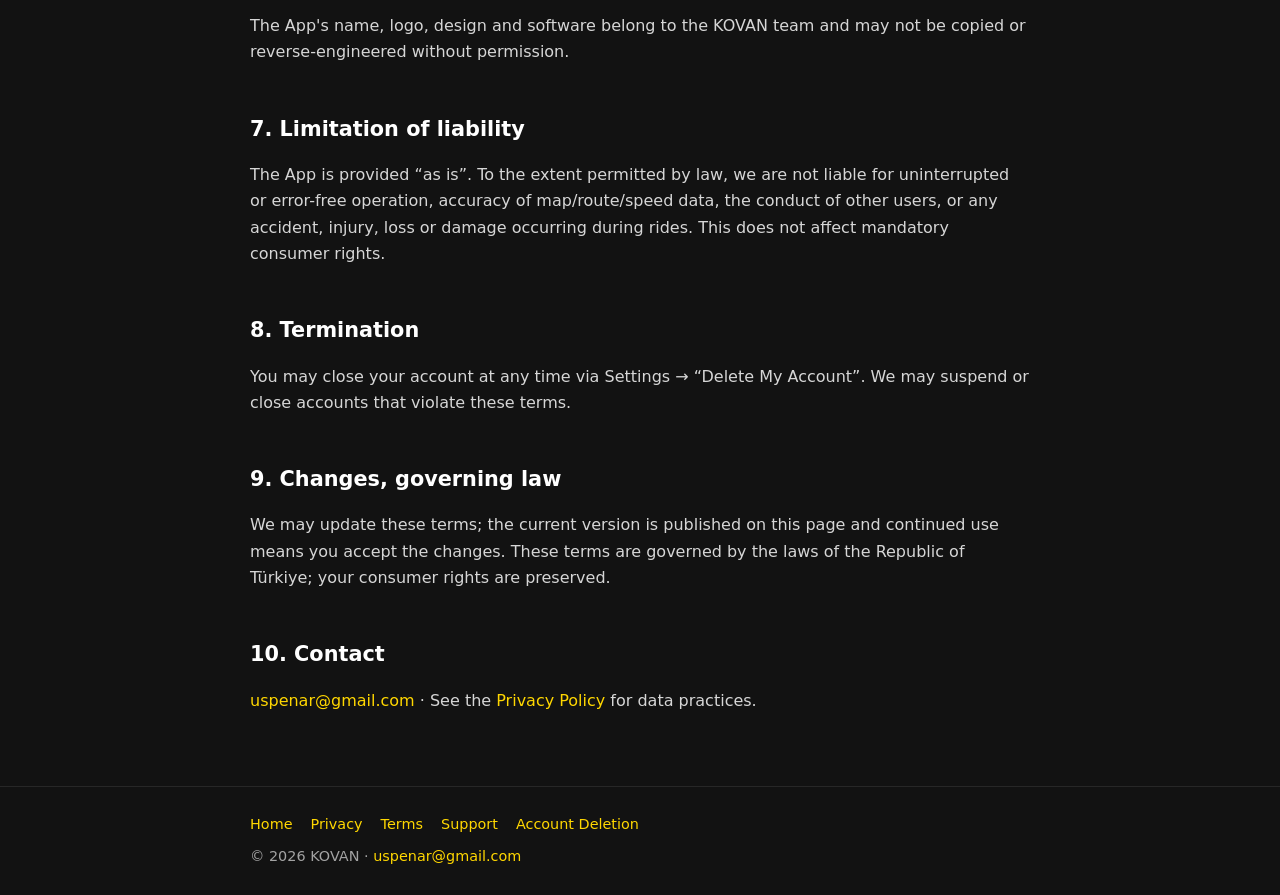
<file: terms/index.html>
<!doctype html>
<html lang="tr" data-lang="tr">
<head>
<meta charset="utf-8">
<meta name="viewport" content="width=device-width, initial-scale=1">
<title>Kullanım Koşulları / Terms of Use – KOVAN</title>
<meta name="description" content="KOVAN Kullanım Koşulları. | KOVAN Terms of Use.">
<meta name="robots" content="index,follow">
<meta name="theme-color" content="#121212">
<link rel="icon" href="../icon.png">
<link rel="apple-touch-icon" href="../icon.png">
<link rel="stylesheet" href="../style.css">
<script src="../app.js"></script>
</head>
<body>
<header class="site"><div class="wrap bar">
<a class="brand" href="../"><img src="../icon.png" alt="" width="34" height="34"><span>KOVAN</span></a>
<nav class="main" aria-label="Menu"><a href="../"><span data-l="tr">Ana Sayfa</span><span data-l="en">Home</span></a><a href="../privacy/"><span data-l="tr">Gizlilik</span><span data-l="en">Privacy</span></a><a href="../terms/" aria-current="page"><span data-l="tr">Kullanım Koşulları</span><span data-l="en">Terms</span></a><a href="../support/"><span data-l="tr">Destek</span><span data-l="en">Support</span></a><a href="../account-deletion/"><span data-l="tr">Hesap Silme</span><span data-l="en">Account Deletion</span></a></nav>
<div class="lang" role="group" aria-label="Language"><button type="button" data-set-lang="tr" aria-pressed="true">TR</button><button type="button" data-set-lang="en" aria-pressed="false">EN</button></div>
</div></header>
<main><div class="wrap">
<div class="blk" data-l="tr">
<h1>Kullanım Koşulları</h1>
<p class="meta">Son güncelleme: 30 Ekim 2026</p>
<p class="lead">KOVAN'u kullanarak aşağıdaki koşulları kabul etmiş olursunuz. Kabul etmiyorsanız uygulamayı kullanmayın.</p>

<div class="note"><p><strong>Sürüş güvenliği:</strong> Uygulamayı sürüş sırasında kullanırken dikkatinizi yoldan ayırmayın. Trafik kurallarına uyun, telefonla etkileşimi park halindeyken yapın. Rota, harita, hız ve kaza bilgileri bilgilendirme amaçlıdır; doğruluğu garanti edilmez.</p></div>

<h2>1. Uygunluk ve hesap</h2>
<ul>
<li>Uygulamayı kullanmak için en az 16 yaşında olmalısınız.</li>
<li>Hesap bilgilerinizin doğruluğundan ve hesabınızın güvenliğinden siz sorumlusunuz.</li>
<li>Bir kişi birden fazla hesapla kötüye kullanım yapamaz.</li>
</ul>

<h2>2. Topluluk kuralları</h2>
<p>Şunlar yasaktır: taciz, nefret söylemi, tehdit, şiddet veya yasa dışı faaliyet içeren paylaşımlar; başkalarının izni olmadan kişisel verilerini ve konumlarını yayınlamak; sahte kaza/tehlike bildirimi yapmak; spam ve dolandırıcılık; telif veya başkasının haklarını ihlal eden içerik; yasa dışı yarış, tehlikeli veya hız sınırlarını aşan sürüşleri teşvik eden içerik.</p>
<p>Kurallara aykırı içerik kaldırılabilir, hesaplar uyarılabilir, askıya alınabilir veya silinebilir. İçerik şikayet etme ve kullanıcı engelleme araçları uygulama içinde mevcuttur.</p>

<h2>3. Rotalar ve ekip sürüşleri</h2>
<ul>
<li>Rotalar kullanıcılar tarafından oluşturulur; yol, hava ve trafik koşullarını, ehliyet ve motosiklet uygunluğunu kendiniz değerlendirirsiniz.</li>
<li>Ekip sürüşlerine katılım tamamen kendi sorumluluğunuzdadır. KOVAN sürüşlerin organizatörü, sigortacısı veya garantörü değildir.</li>
<li>Rota sahibi katılım isteklerini onaylama veya reddetme hakkına sahiptir.</li>
</ul>

<h2>4. Canlı konum ve kaza bildirimleri</h2>
<ul>
<li>Canlı konumunuzu yalnızca siz başlatır, süresini ve görünürlüğünü siz seçersiniz. Konumunuzu paylaştığınız kişilerin bu bilgiyi nasıl kullanacağından sorumlu değiliz; güvendiğiniz kişileri seçin.</li>
<li>Kaza bildirimleri yakındaki sürücüleri uyarmak içindir ve 30 dakika sonra silinir. Acil durumda mutlaka <strong>112</strong>'yi arayın; Uygulama acil yardım hizmeti değildir.</li>
<li>Arka planda konum paylaşımı pil tüketimini artırabilir.</li>
</ul>

<h2>5. Kullanıcı içeriği</h2>
<p>Paylaştığınız içeriğin sahibi sizsiniz. Uygulamayı işletmemiz için içeriğinizi barındırma, görüntüleme ve diğer kullanıcılara gösterme konusunda bize sınırlı, ücretsiz bir lisans verirsiniz. İçeriğinizi istediğiniz zaman silebilirsiniz.</p>

<h2>6. Fikri mülkiyet</h2>
<p>Uygulamanın adı, logosu, tasarımı ve yazılımı KOVAN ekibine aittir; izinsiz kopyalanamaz veya tersine mühendislik yapılamaz.</p>

<h2>7. Sorumluluğun sınırlandırılması</h2>
<p>Uygulama “olduğu gibi” sunulur. Yasaların izin verdiği ölçüde; kesintisiz veya hatasız çalışma, harita/rota/hız verilerinin doğruluğu, diğer kullanıcıların davranışları ve sürüşler sırasında oluşabilecek kaza, yaralanma, kayıp veya zararlardan sorumlu değiliz. Bu madde tüketici mevzuatından doğan emredici haklarınızı etkilemez.</p>

<h2>8. Fesih</h2>
<p>Hesabınızı Ayarlar → “Hesabımı Sil” ile istediğiniz zaman kapatabilirsiniz. Bu koşulları ihlal eden hesapları askıya alabilir veya kapatabiliriz.</p>

<h2>9. Değişiklikler, geçerli hukuk</h2>
<p>Koşulları güncelleyebiliriz; güncel sürüm bu sayfada yayımlanır. Uygulamayı kullanmaya devam etmeniz değişiklikleri kabul ettiğiniz anlamına gelir. Bu koşullara Türkiye Cumhuriyeti hukuku uygulanır; tüketici haklarınız saklıdır.</p>

<h2>10. İletişim</h2>
<p><a href="mailto:uspenar@gmail.com">uspenar@gmail.com</a> · Gizlilik için bkz. <a href="../privacy/">Gizlilik Politikası</a>.</p>
</div>
<div class="blk" data-l="en">
<h1>Terms of Use</h1>
<p class="meta">Last updated: October 30, 2026</p>
<p class="lead">By using KOVAN you agree to these terms. If you do not agree, do not use the App.</p>

<div class="note"><p><strong>Riding safety:</strong> Never take your attention off the road while riding. Obey traffic laws and interact with your phone only when stopped. Route, map, speed and accident information is for guidance only and is not guaranteed to be accurate.</p></div>

<h2>1. Eligibility and account</h2>
<ul>
<li>You must be at least 16 years old.</li>
<li>You are responsible for the accuracy of your account information and for the security of your account.</li>
<li>You may not abuse the service through multiple accounts.</li>
</ul>

<h2>2. Community rules</h2>
<p>Prohibited: harassment, hate speech, threats, violence or illegal activity; publishing others' personal data or locations without consent; false accident/hazard reports; spam and fraud; content that infringes copyright or others' rights; content encouraging illegal racing or dangerous riding or exceeding speed limits.</p>
<p>Violating content may be removed and accounts may be warned, suspended or deleted. Tools to report content and block users are available in the app.</p>

<h2>3. Routes and group rides</h2>
<ul>
<li>Routes are created by users; you assess road, weather and traffic conditions and your own licence and motorcycle suitability.</li>
<li>Joining group rides is entirely at your own risk. KOVAN is not the organizer, insurer or guarantor of rides.</li>
<li>Route owners may approve or decline join requests.</li>
</ul>

<h2>4. Live location and accident reports</h2>
<ul>
<li>Only you start live location, and you choose its duration and audience. We are not responsible for how people you share with use that information; choose people you trust.</li>
<li>Accident reports are meant to warn nearby riders and are deleted after 30 minutes. In an emergency always call your local emergency number (<strong>112</strong> in Türkiye); the App is not an emergency service.</li>
<li>Background location sharing can increase battery use.</li>
</ul>

<h2>5. User content</h2>
<p>You own the content you post. You grant us a limited, free licence to host, display and show it to other users in order to operate the App. You can delete your content at any time.</p>

<h2>6. Intellectual property</h2>
<p>The App's name, logo, design and software belong to the KOVAN team and may not be copied or reverse-engineered without permission.</p>

<h2>7. Limitation of liability</h2>
<p>The App is provided “as is”. To the extent permitted by law, we are not liable for uninterrupted or error-free operation, accuracy of map/route/speed data, the conduct of other users, or any accident, injury, loss or damage occurring during rides. This does not affect mandatory consumer rights.</p>

<h2>8. Termination</h2>
<p>You may close your account at any time via Settings → “Delete My Account”. We may suspend or close accounts that violate these terms.</p>

<h2>9. Changes, governing law</h2>
<p>We may update these terms; the current version is published on this page and continued use means you accept the changes. These terms are governed by the laws of the Republic of Türkiye; your consumer rights are preserved.</p>

<h2>10. Contact</h2>
<p><a href="mailto:uspenar@gmail.com">uspenar@gmail.com</a> · See the <a href="../privacy/">Privacy Policy</a> for data practices.</p>
</div>
</div></main>
<footer class="site"><div class="wrap">
<div class="links"><a href="../"><span data-l="tr">Ana Sayfa</span><span data-l="en">Home</span></a><a href="../privacy/"><span data-l="tr">Gizlilik</span><span data-l="en">Privacy</span></a><a href="../terms/"><span data-l="tr">Kullanım Koşulları</span><span data-l="en">Terms</span></a><a href="../support/"><span data-l="tr">Destek</span><span data-l="en">Support</span></a><a href="../account-deletion/"><span data-l="tr">Hesap Silme</span><span data-l="en">Account Deletion</span></a></div>
<div>© 2026 KOVAN · <a href="mailto:uspenar@gmail.com">uspenar@gmail.com</a></div>
</div></footer>
</body>
</html>
</file>
<file: style.css>
:root{--bg:#121212;--surface:#1e1e1e;--surface2:#262626;--text:#ececec;--muted:#a3a3a3;--gold:#ffd700;--teal:#00e5cc;--line:rgba(255,255,255,.09);--radius:16px}
*{box-sizing:border-box}
html{-webkit-text-size-adjust:100%;scroll-behavior:smooth}
body{margin:0;background:var(--bg);color:var(--text);font:16px/1.65 system-ui,-apple-system,"Segoe UI",Roboto,"Helvetica Neue",Arial,sans-serif}
a{color:var(--gold);text-decoration:none}
a:hover{text-decoration:underline}
.wrap{max-width:820px;margin:0 auto;padding:0 20px}
header.site{border-bottom:1px solid var(--line);background:rgba(18,18,18,.92);position:sticky;top:0;backdrop-filter:blur(8px);-webkit-backdrop-filter:blur(8px);z-index:10}
.bar{display:flex;align-items:center;gap:10px 18px;flex-wrap:wrap;padding:12px 0}
.brand{display:flex;align-items:center;gap:10px;color:var(--text);font-weight:700}
.brand:hover{text-decoration:none}
.brand img{width:34px;height:34px;border-radius:9px}
nav.main{display:flex;gap:2px 16px;flex-wrap:wrap;margin-left:auto;align-items:center}
nav.main a{color:var(--muted);font-size:.95rem;padding:6px 2px}
nav.main a:hover{color:var(--text);text-decoration:none}
nav.main a[aria-current="page"]{color:var(--gold);font-weight:600}
.lang{display:none;border:1px solid var(--line);border-radius:999px;overflow:hidden}
.js .lang{display:inline-flex}
.lang button{background:transparent;border:0;color:var(--muted);padding:5px 12px;font:inherit;font-size:.85rem;cursor:pointer}
.lang button[aria-pressed="true"]{background:var(--gold);color:#111;font-weight:700}
main{padding:36px 0 56px}
h1{font-size:clamp(1.8rem,5vw,2.5rem);line-height:1.2;margin:.2em 0 .4em}
h2{font-size:1.3rem;margin:2.2em 0 .6em;color:#fff}
h3{font-size:1.05rem;margin:1.6em 0 .4em;color:var(--gold)}
p,li{color:#d6d6d6}
ul,ol{padding-left:1.2em}
li{margin:.35em 0}
.gold{color:var(--gold)}
.lead{font-size:1.15rem;color:#cfcfcf}
.hero{text-align:center;padding:24px 0 8px}
.hero img{width:96px;height:96px;border-radius:22px;box-shadow:0 8px 30px rgba(255,215,0,.15)}
.grid{display:grid;grid-template-columns:repeat(auto-fit,minmax(230px,1fr));gap:14px;margin:26px 0}
.card{background:var(--surface);border:1px solid var(--line);border-radius:var(--radius);padding:18px}
.card h3{margin-top:0}
.card p{margin:.3em 0 0}
.btn{display:inline-block;background:var(--gold);color:#111;padding:11px 20px;border-radius:999px;font-weight:700;margin:4px 2px}
.btn.ghost{background:transparent;color:var(--gold);border:1px solid rgba(255,215,0,.5)}
.btn:hover{text-decoration:none;filter:brightness(1.08)}
.meta{color:var(--muted);font-size:.9rem}
.note{background:rgba(255,215,0,.07);border:1px solid rgba(255,215,0,.25);border-radius:12px;padding:14px 16px;margin:22px 0}
.note p{margin:.2em 0}
.steps{counter-reset:s;list-style:none;padding:0}
.steps li{counter-increment:s;position:relative;padding:12px 14px 12px 52px;background:var(--surface);border:1px solid var(--line);border-radius:12px;margin:10px 0}
.steps li::before{content:counter(s);position:absolute;left:14px;top:50%;transform:translateY(-50%);width:26px;height:26px;border-radius:50%;background:var(--gold);color:#111;font-weight:700;display:grid;place-items:center;font-size:.9rem}
details{background:var(--surface);border:1px solid var(--line);border-radius:12px;padding:4px 16px;margin:10px 0}
summary{cursor:pointer;font-weight:600;padding:12px 0;color:#fff}
details[open] summary{color:var(--gold)}
details p{margin:.2em 0 1em}
table{width:100%;border-collapse:collapse;margin:14px 0;font-size:.95rem}
th,td{border:1px solid var(--line);padding:10px 12px;text-align:left;vertical-align:top}
th{background:var(--surface2);color:#fff}
footer.site{border-top:1px solid var(--line);padding:26px 0;color:var(--muted);font-size:.9rem}
footer.site .links{display:flex;gap:6px 18px;flex-wrap:wrap;margin-bottom:8px}
html.js[data-lang="en"] [data-l="tr"],html.js[data-lang="tr"] [data-l="en"]{display:none}
html:not(.js) .blk[data-l="en"]{margin-top:2.4rem;padding-top:1.8rem;border-top:1px solid var(--line)}
html:not(.js) nav.main [data-l="en"]::before,html:not(.js) footer.site [data-l="en"]::before{content:" / "}
@media (max-width:560px){nav.main{margin-left:0;width:100%}}
</file>
